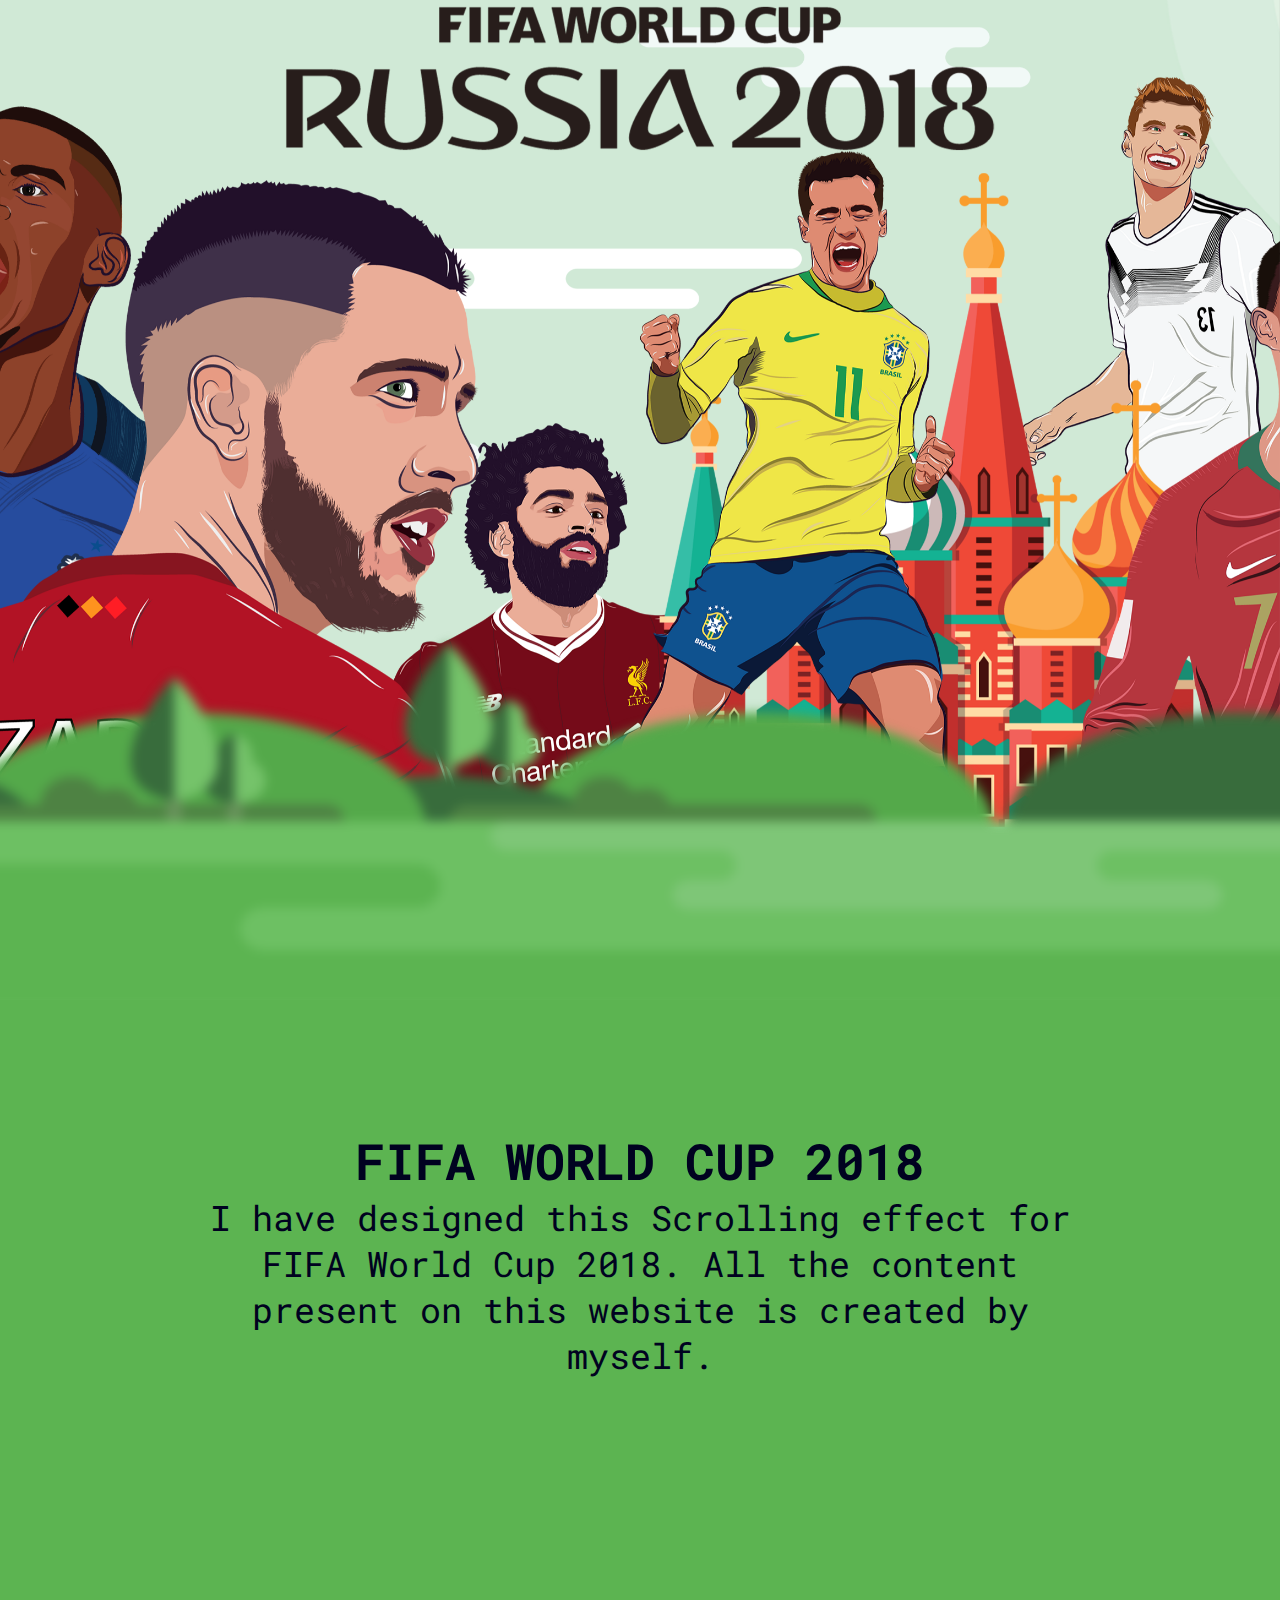
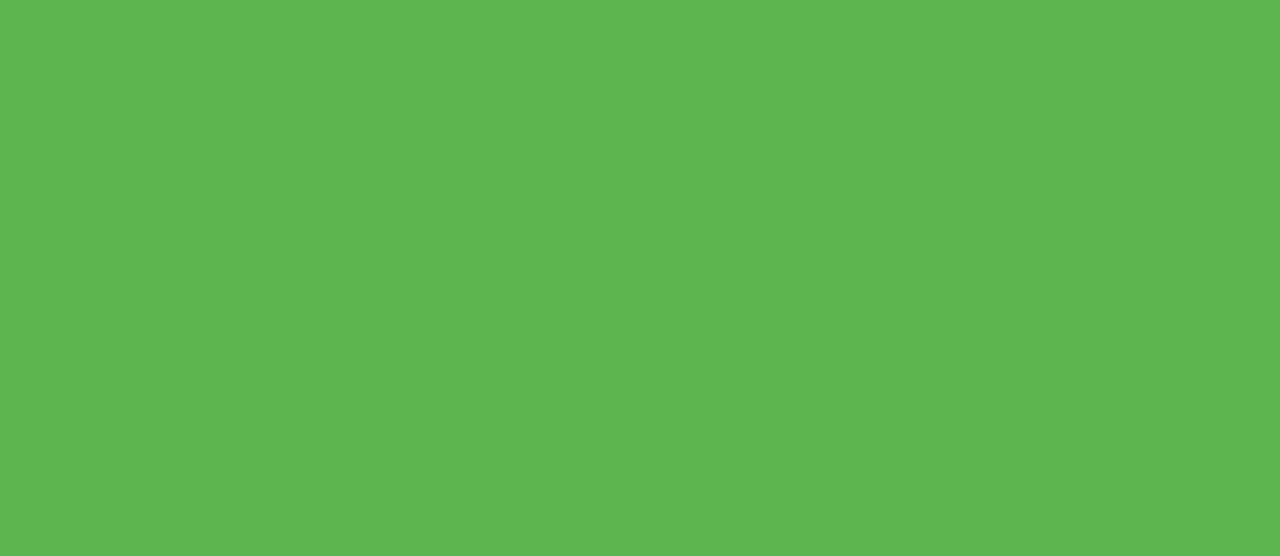
<file: Parallax/WorldCupParallax/index.html>
<!DOCTYPE html>
<html lang="en">

<head>
	<meta charset="UTF-8">
	<meta name="viewport" content="width=device-width, initial-scale=1.0">
	<meta http-equiv="X-UA-Compatible" content="ie=edge">
	<link rel="stylesheet" href="app-css/index.css">
	<title>Parallax EffectE.</title>
</head>

<body>
	
	
	<div class="prlx-parent">
		<!-- items -->
		<div class="prlx__item prlx__item_1" data-speed='2'></div>
		<div class="prlx__item prlx__item_2" data-speed='5'></div>
		<div class="prlx__item prlx__item_3" data-speed='11'></div>
		<div class="prlx__item prlx__item_4" data-speed='16'></div>
		<div class="prlx__item prlx__item_5" data-speed='26'></div>
		<div class="prlx__item prlx__item_6" data-speed='36'></div>
		<div class="prlx__item prlx__item_7" data-speed='49'></div>
		<div class="prlx__item prlx__item_8" data-speed='100'></div>
		<div class="prlx__item prlx__item_9"></div>
	</div>
	<!--  -->
	<main>
		<h2>FIFA WORLD CUP 2018</h2>
		<p>I have designed this Scrolling effect for FIFA World Cup 2018.
		All the content present on this website is created by myself. </p>
	</main>






	<!-- scripts -->
	<script src="app-js/index.js"></script>
</body>

</html>
</file>
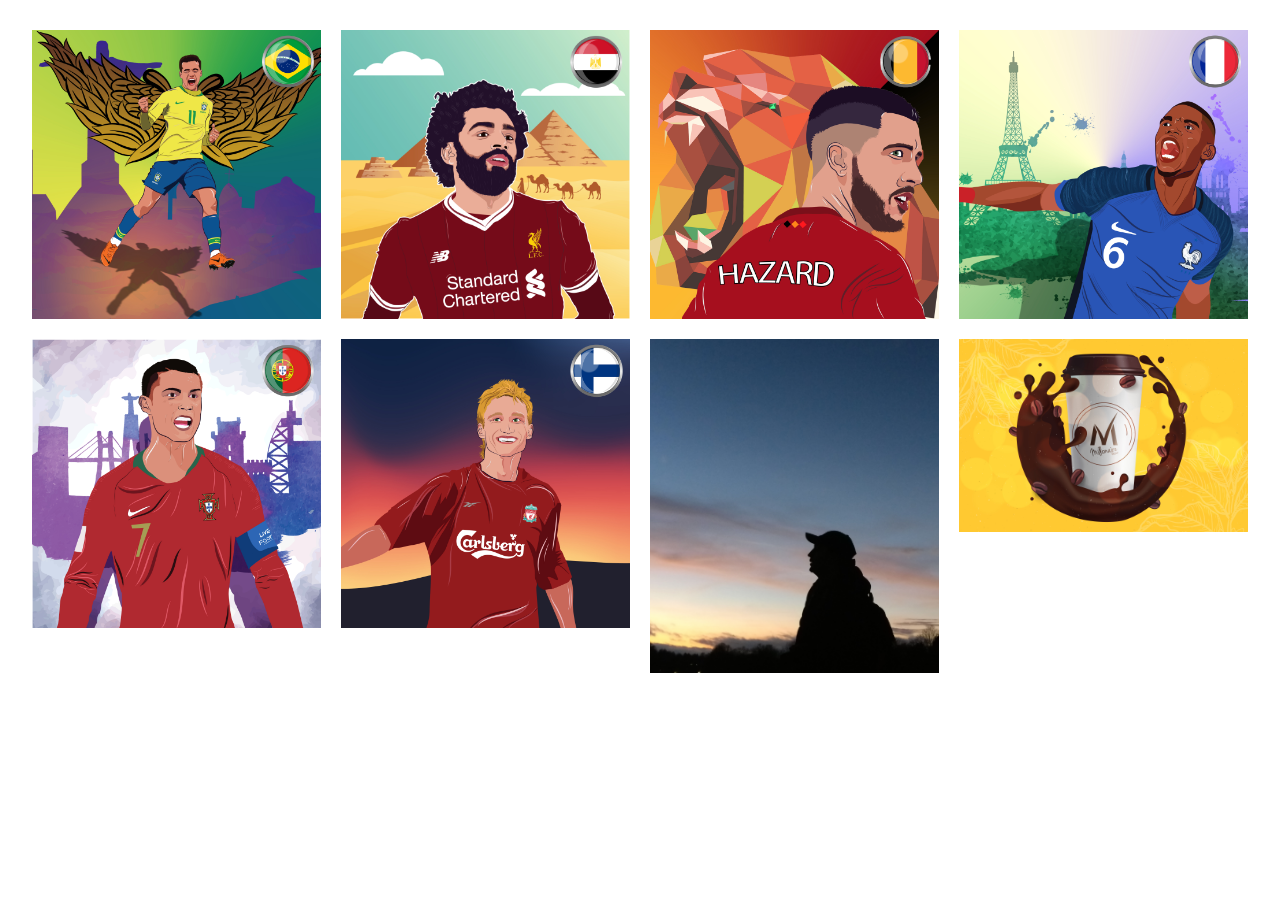
<file: Portfolio Layout/Layout0/index.html>
<!DOCTYPE html>
<html lang="en">

<head>
	<meta charset="UTF-8">
	<meta name="viewport" content="width=device-width, initial-scale=1.0">
	<meta http-equiv="X-UA-Compatible" content="ie=edge">
	<link rel="stylesheet" href="app-css/index.css">
	<title>Portfolio Layouts0</title>
</head>

<body>

	<div class="layout">

		<div class="item">
			<div class="item-image">
				<img src="app-images/1.jpg" alt="Image">
			</div>
			<div class="item-desc">
				<h3 class="item-author">by Gaetano Mosca</h3>
				<span class="item-info">Art object</span>
			</div>
		</div>

		<div class="item">
			<div class="item-image">
				<img src="app-images/2.jpg" alt="Image">
			</div>
			<div class="item-desc">
				<h3 class="item-author">by Gaetano Mosca</h3>
				<span class="item-info">Art object</span>
			</div>
		</div>

		<div class="item">
			<div class="item-image">
				<img src="app-images/3.jpg" alt="Image">
			</div>
			<div class="item-desc">
				<h3 class="item-author">by Gaetano Mosca</h3>
				<span class="item-info">Art object</span>
			</div>
		</div>

		<div class="item">
			<div class="item-image">
				<img src="app-images/4.jpg" alt="Image">
			</div>
			<div class="item-desc">
				<h3 class="item-author">by Gaetano Mosca</h3>
				<span class="item-info">Art object</span>
			</div>
		</div>

		<div class="item">
			<div class="item-image">
				<img src="app-images/5.jpg" alt="Image">
			</div>
			<div class="item-desc">
				<h3 class="item-author">by Gaetano Mosca</h3>
				<span class="item-info">Art object</span>
			</div>
		</div>

		<div class="item">
			<div class="item-image">
				<img src="app-images/6.jpg" alt="Image">
			</div>
			<div class="item-desc">
				<h3 class="item-author">by Gaetano Mosca</h3>
				<span class="item-info">Art object</span>
			</div>
		</div>
		<div class="item">
			<div class="item-image">
				<img src="app-images/7.jpg" alt="Image">
			</div>
			<div class="item-desc">
				<h3 class="item-author">by Gaetano Mosca</h3>
				<span class="item-info">Art object</span>
			</div>
		</div>


		<div class="item">
			<div class="item-image">
				<img src="app-images/8.jpg" alt="Image">
			</div>
			<div class="item-desc">
				<h3 class="item-author">by Gaetano Mosca</h3>
				<span class="item-info">Art object</span>
			</div>
		</div>
	</div>



	<script src="app-js/index.js"></script>
</body>

</html>
</file>
<file: Parallax/WorldCupParallax/app-css/index.css>
@import url('https://fonts.googleapis.com/css?family=Roboto+Mono:400,700');

html {
	font-size: 62.5%;
	box-sizing: border-box;
}

body {
	margin: 0;
	padding: 0;
	font-size: 2rem;
	font-family: 'Roboto Mono', monospace;
	background-color: #210002;
	color: #000220;
}

a {
	text-decoration: none;
}

h1,
h2,
h3,
h4,
p,
ul {
	padding: 0;
	margin: 0;
}

.prlx-parent {
	position: relative;
	z-index: 10;

	height: 100rem;
}

.prlx__item {
	position: fixed;

	overflow: hidden;

	width: 100%;
	height: inherit;

	background-repeat: repeat-x;
	background-position: bottom center;
	background-size: auto 104rem;
}

.prlx__item_1 {
	background-image: url('../app-images/parallax0.png');
}

.prlx__item_2 {
	background-image: url('../app-images/parallax1.png');
}

.prlx__item_3 {
	background-image: url('../app-images/parallax2.png');
}

.prlx__item_4 {
	background-image: url('../app-images/parallax3.png');
}

.prlx__item_5 {
	background-image: url('../app-images/parallax4.png');
}

.prlx__item_6 {
	background-image: url('../app-images/parallax5.png');
}

.prlx__item_7 {
	background-image: url('../app-images/parallax6.png');
}

.prlx__item_8 {
	background-image: url('../app-images/parallax7.png');
}

.prlx__item_9 {
	position: absolute;

	background-image: url('../app-images/parallax8.png');
}


main {
	position: relative;
	z-index: 10;

	height: 100vh;
	padding: 10% 15%;

	text-align: center;

	background-color: #5cb451;
}

main h2 {
	font-size: 5rem;
}

main p {
	font-size: 3.5rem;
}
</file>
<file: Portfolio Layout/Layout0/app-css/index.css>
/* FONT-FAMILY */
@import url('https://fonts.googleapis.com/css?family=Raleway:400,700');

/* BASE STYLES */
html {
	font-size: 62.5%;
	box-sizing: border-box;
}

body {
	margin: 0;
	padding: 0;
	font-size: 2rem;
	font-family: 'Raleway', sans-serif;
}

a {
	text-decoration: none;
}

h1,
h2,
h3,
h4,
p,
ul {
	padding: 0;
	margin: 0;
}

img {
	max-width: 100%;
	height: auto;
	vertical-align: middle;
}


/**** #.layout ****/
.layout {
	max-width: 95%;
	margin: 3rem auto;
	display: grid;
	grid-template-columns: repeat(1, minmax(10rem, 1fr));
	grid-gap: 2rem;
	justify-content: center;
}

/*============  MEDIA  ============*/
@media (min-width: 600px) {
	.layout {
		grid-template-columns: repeat(2, minmax(10rem, 1fr));
	}
}

@media (min-width: 1000px) {
	.layout {
		grid-template-columns: repeat(4, minmax(10rem, 1fr));
	}
}

/* ============  MEDIA  END  ============*/
/**** #.item ****/
.item {
	position: relative;
	overflow: hidden;
	cursor: pointer;
}


/**** #.item-desc ****/
.item-desc {
	position: absolute;
	bottom: 0;
	left: 0;
	padding: 1rem 2rem;
	background-color: white;
	width: 100%;
	transform: translateY(100%);
	transition: transform 0.3s ease-in-out;
}

/* show description when we hover element */
.item:hover .item-desc {
	background-color: white;
	transform: translateY(0%);
}

/**** #.item-author ****/
.item-author {
	margin-bottom: 1rem;
}
</file>
